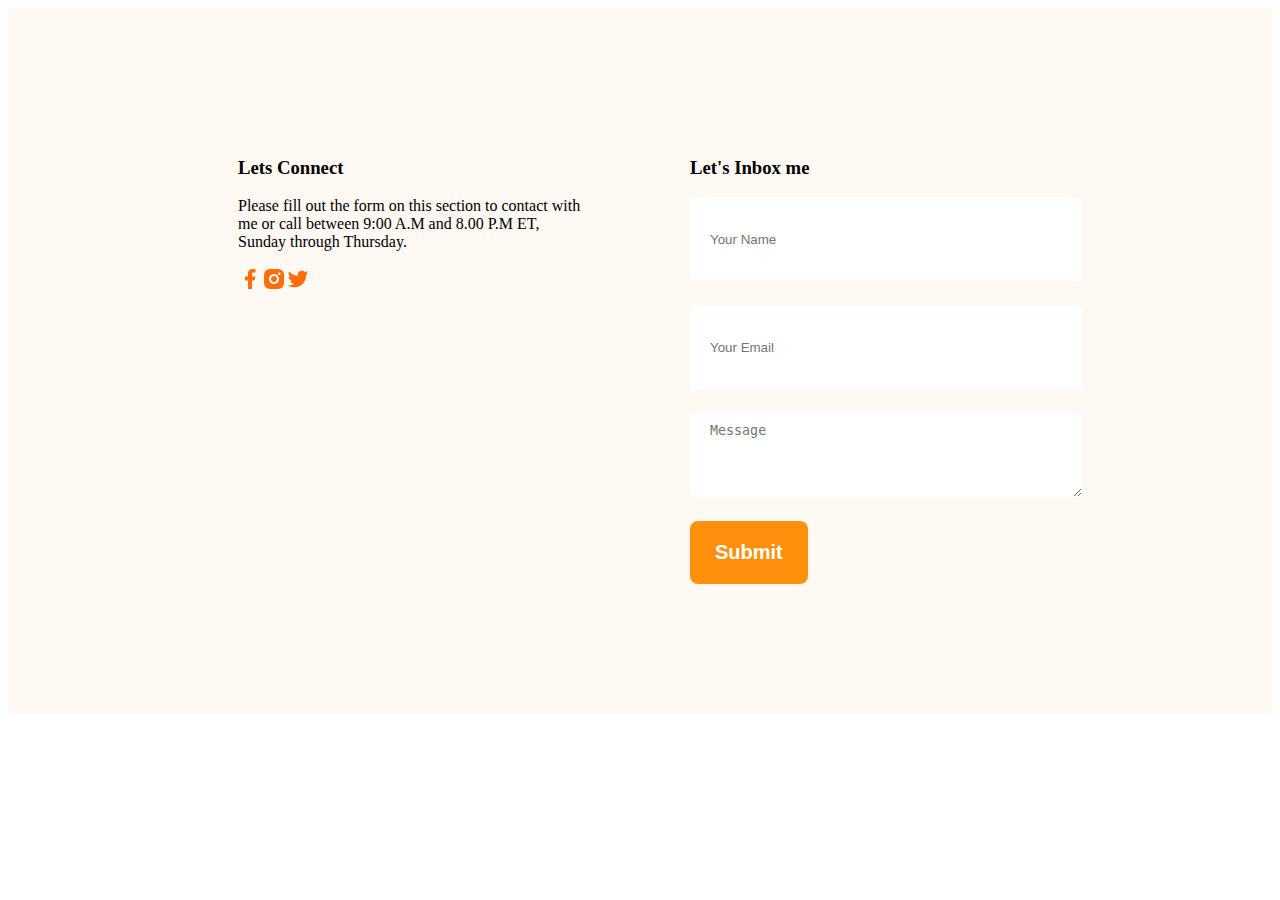
<file: 10_Footer/index.html>
<!DOCTYPE html>
<html lang="en">
<head>
    <meta charset="UTF-8">
    <meta name="viewport" content="width=device-width, initial-scale=1.0">
    <title>Test 240719</title>
    <link rel="stylesheet" href="styles/style.css">
</head>
<body>
    <footer class="secondary-bg">
            <div class="footer-column">
                <h3 class="section-title">Lets Connect</h3>
                <p>Please fill out the form on this section to contact with me or call between 9:00 A.M and 8.00 P.M ET, Sunday through Thursday.</p>
                <div style="display: flex;">
                    <img src="images/icons/facebook.png" alt="">
                    <img src="images/icons/insta.png" alt="">
                    <img src="images/icons/twitter.png" alt="">
                </div>
            </div>
            <div class="footer-column">
                <h3 class="section-title">Let's Inbox me</h3>
                <form action="">
                    <input type="text" name="" id="" placeholder="Your Name">
                    <input type="email" name="" id="" placeholder="Your Email">
                    <textarea name="" id="" cols="30" rows="20" placeholder="Message"></textarea>
                    <input class="btn-primary" type="submit" value="Submit">
                </form>
            </div>
    </footer>
</body>
</html>
</file>
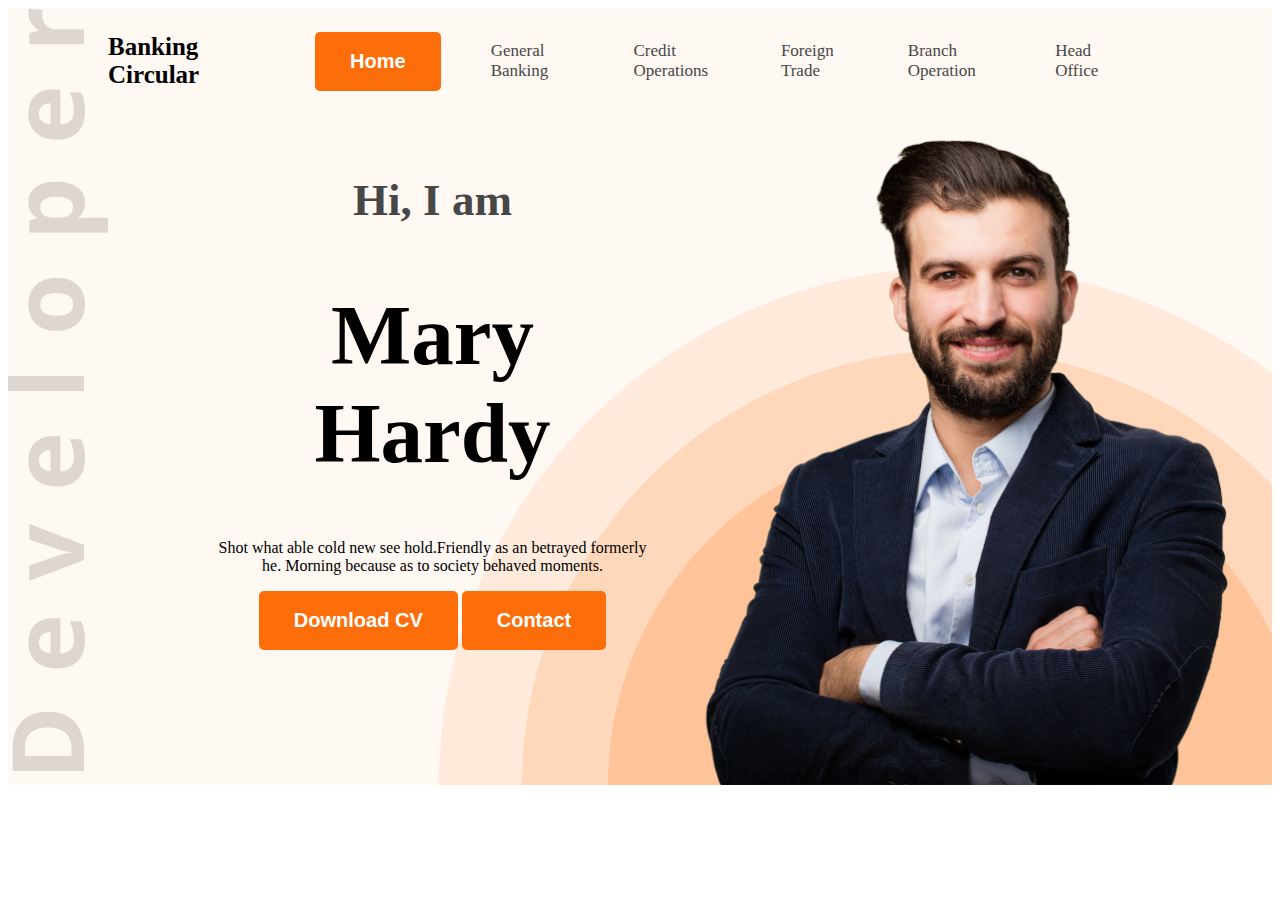
<file: 2_Header/index.html>
<!DOCTYPE html>
<html lang="en">
<head>
    <meta charset="UTF-8">
    <meta name="viewport" content="width=device-width, initial-scale=1.0">
    <title>Test 240719</title>
    <link rel="stylesheet" href="styles/style.css">
</head>
<body>
    <header class="header secondary-bg">
        <nav>
            <h3 class="nav-title">Banking Circular</h3>
            <ul>
                <li><a href=""><button class="btn-primary">Home</button></a></li>
                <li><a class="dark-2" href="">General Banking</a></li>
                <li><a class="dark-2" href="">Credit Operations</a></li>
                <li><a class="dark-2" href="">Foreign Trade</a></li>
                <li><a class="dark-2" href="">Branch Operation</a></li>
                <li><a class="dark-2" href="">Head Office</a></li>
            </ul>
        </nav>
        <div class="banner">
            <div class="banner-content">
                <h4 class="banner-greetings dark-2">Hi, I am</h4>
                <h1 class="banner-title">Mary Hardy</h1>
                <p class="banner-description">
                    Shot what able cold new see hold.Friendly as an betrayed formerly he. Morning because as to society
                    behaved moments.
                </p>
                <button class="btn-primary"><i class="fa-solid fa-download"></i> Download CV</button>
                <button class="btn-primary"><i class="fa-solid fa-phone"></i> Contact</button>
            </div>
            <img class="banner-profile-pic" src="images/hardy.png" alt="">
        </div>
    </header>
</body>
</html>
</file>
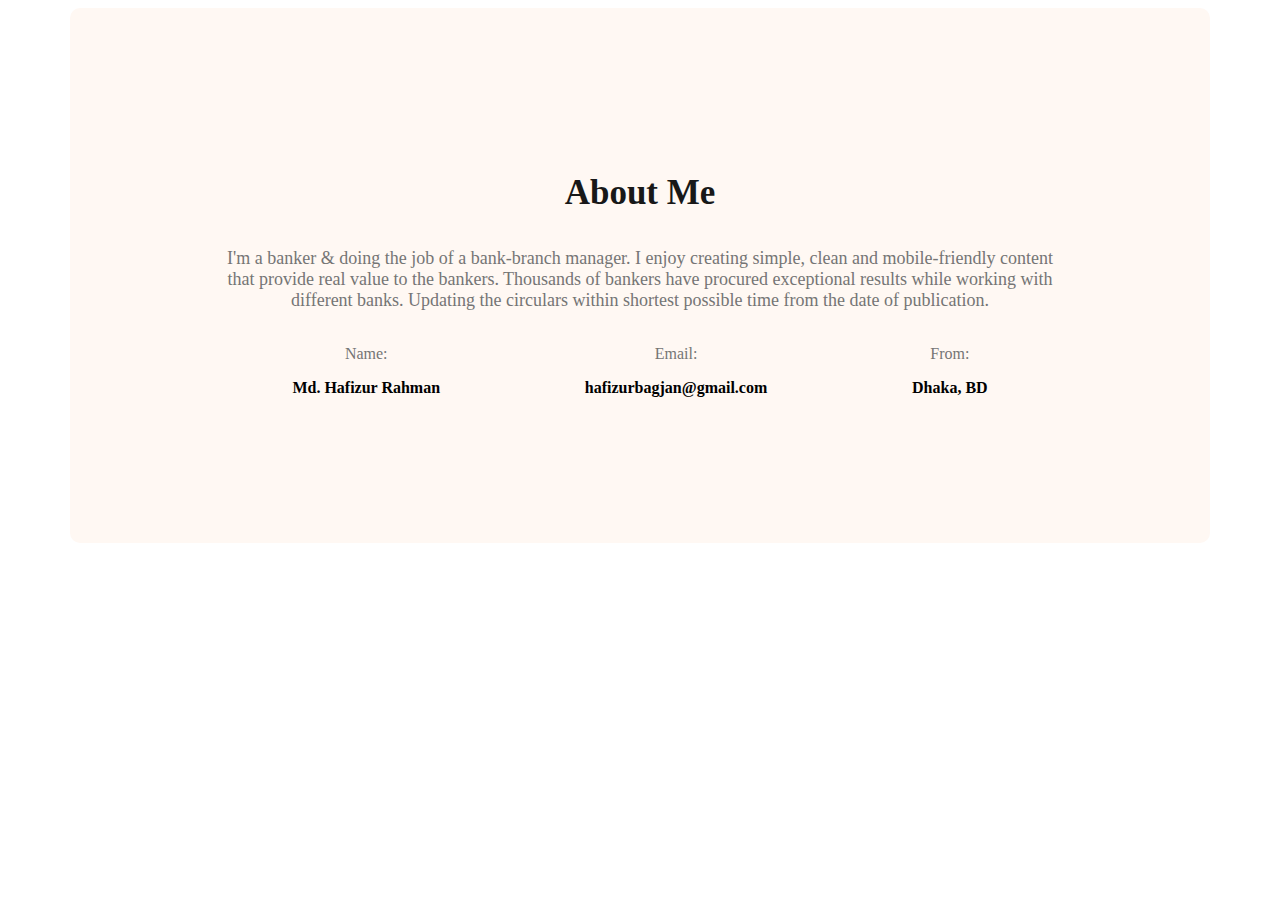
<file: 3_About Me/index.html>
<!DOCTYPE html>
<html lang="en">
<head>
    <meta charset="UTF-8">
    <meta name="viewport" content="width=device-width, initial-scale=1.0">
    <title>About</title>
    <link rel="stylesheet" href="styles/style.css">
</head>
<body>
    <main>
        <section class="about secondary-bg">
            <h3 class="section-title">About Me</h3>
            <p class="section-description">
                I'm a banker & doing the job of a bank-branch manager. I enjoy creating simple, clean and mobile-friendly content that provide real value to the bankers. Thousands of bankers have procured exceptional results while working with different banks. Updating the circulars within shortest possible time from the date of publication.
            </p>
            <div class="about-items">
                <!-- .about-item*4>p.item-title+p.item-description -->
                <div class="about-item">
                    <p class="item-title">Name:</p>
                    <p class="item-description">Md. Hafizur Rahman</p>
                </div>
                <div class="about-item">
                    <p class="item-title">Email:</p>
                    <p class="item-description">hafizurbagjan@gmail.com</p>
                </div>
                <div class="about-item">
                    <p class="item-title">From:</p>
                    <p class="item-description">Dhaka, BD</p>
                </div>
            </div>
        </section>
    </main>
    

</body>
</html>
</file>
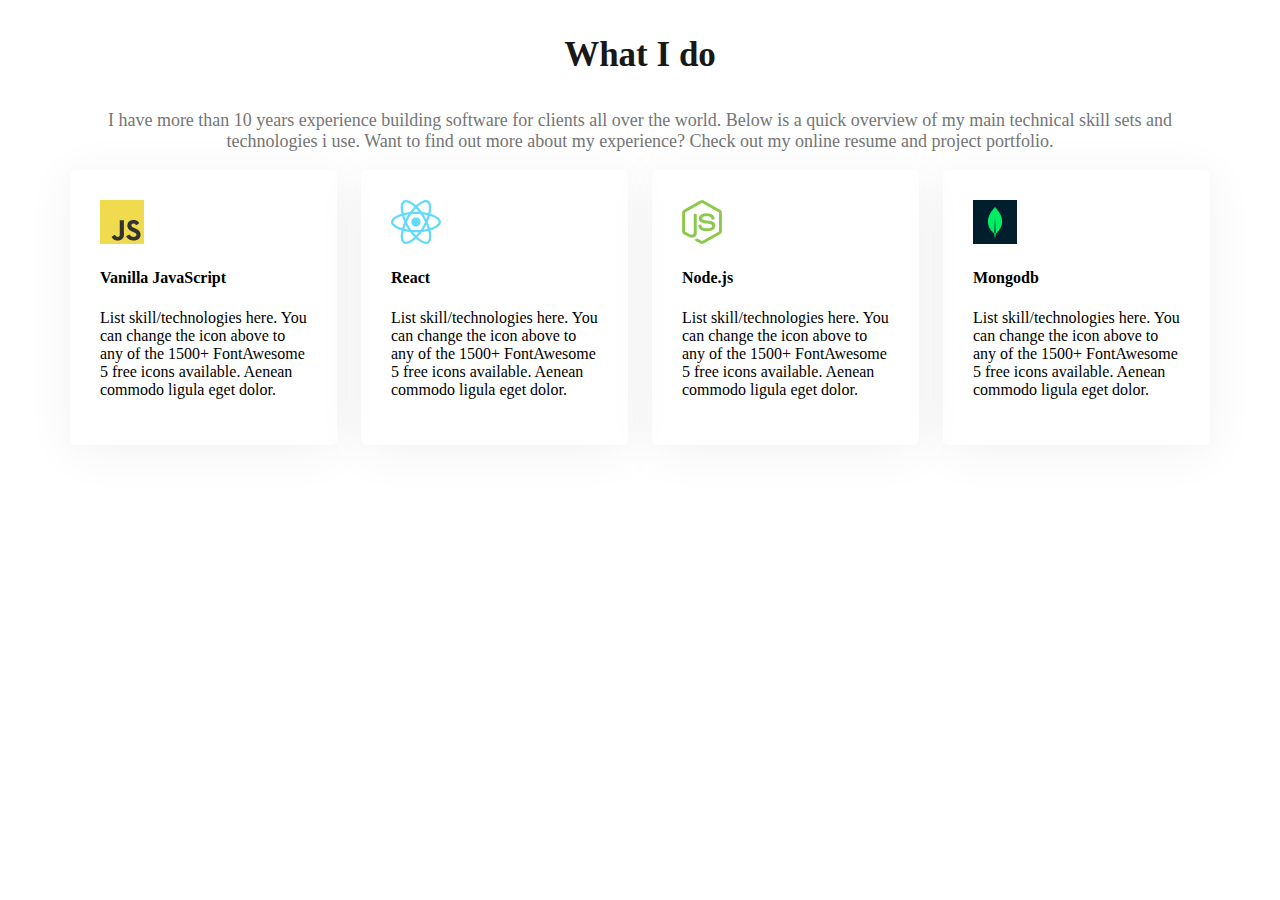
<file: 4_What I Do/index.html>
<!DOCTYPE html>
<html lang="en">
<head>
    <meta charset="UTF-8">
    <meta name="viewport" content="width=device-width, initial-scale=1.0">
    <title>What I Do</title>
    <link rel="stylesheet" href="styles/style.css"
</head>
<body>
    <main>
        <section class="skills">
            <h3 class="section-title text-center">What I do</h3>
            <p class="section-description text-center">I have more than 10 years experience building software for clients all over
                the world. Below is a quick overview of my main technical skill sets and technologies i use. Want to
                find out more about my experience? Check out my online resume and project portfolio.</p>
            
            <div class="skills-container">
                <!-- .skill*4>img+h4.skill-title+p.skill-description -->
                <div class="skill">
                    <img src="images/icons/js.png" alt="">
                    <h4 class="skill-title">Vanilla JavaScript</h4>
                    <p class="skill-description">List skill/technologies here. You can change the icon above to any of the 1500+ FontAwesome 5 free icons available. Aenean commodo ligula eget dolor.</p>
                </div>
                <div class="skill">
                    <img src="images/icons/react.png" alt="">
                    <h4 class="skill-title">React</h4>
                    <p class="skill-description">List skill/technologies here. You can change the icon above to any of the 1500+ FontAwesome 5 free icons available. Aenean commodo ligula eget dolor.</p>
                </div>
                <div class="skill">
                    <img src="images/icons/nodejs.png" alt="">
                    <h4 class="skill-title">Node.js</h4>
                    <p class="skill-description">List skill/technologies here. You can change the icon above to any of the 1500+ FontAwesome 5 free icons available. Aenean commodo ligula eget dolor.</p>
                </div>
                <div class="skill">
                    <img src="images/icons/mongo.png" alt="">
                    <h4 class="skill-title">Mongodb</h4>
                    <p class="skill-description">List skill/technologies here. You can change the icon above to any of the 1500+ FontAwesome 5 free icons available. Aenean commodo ligula eget dolor.</p>
                </div>
            </div>
        </section>
    </main>
</body>
</html>
</file>
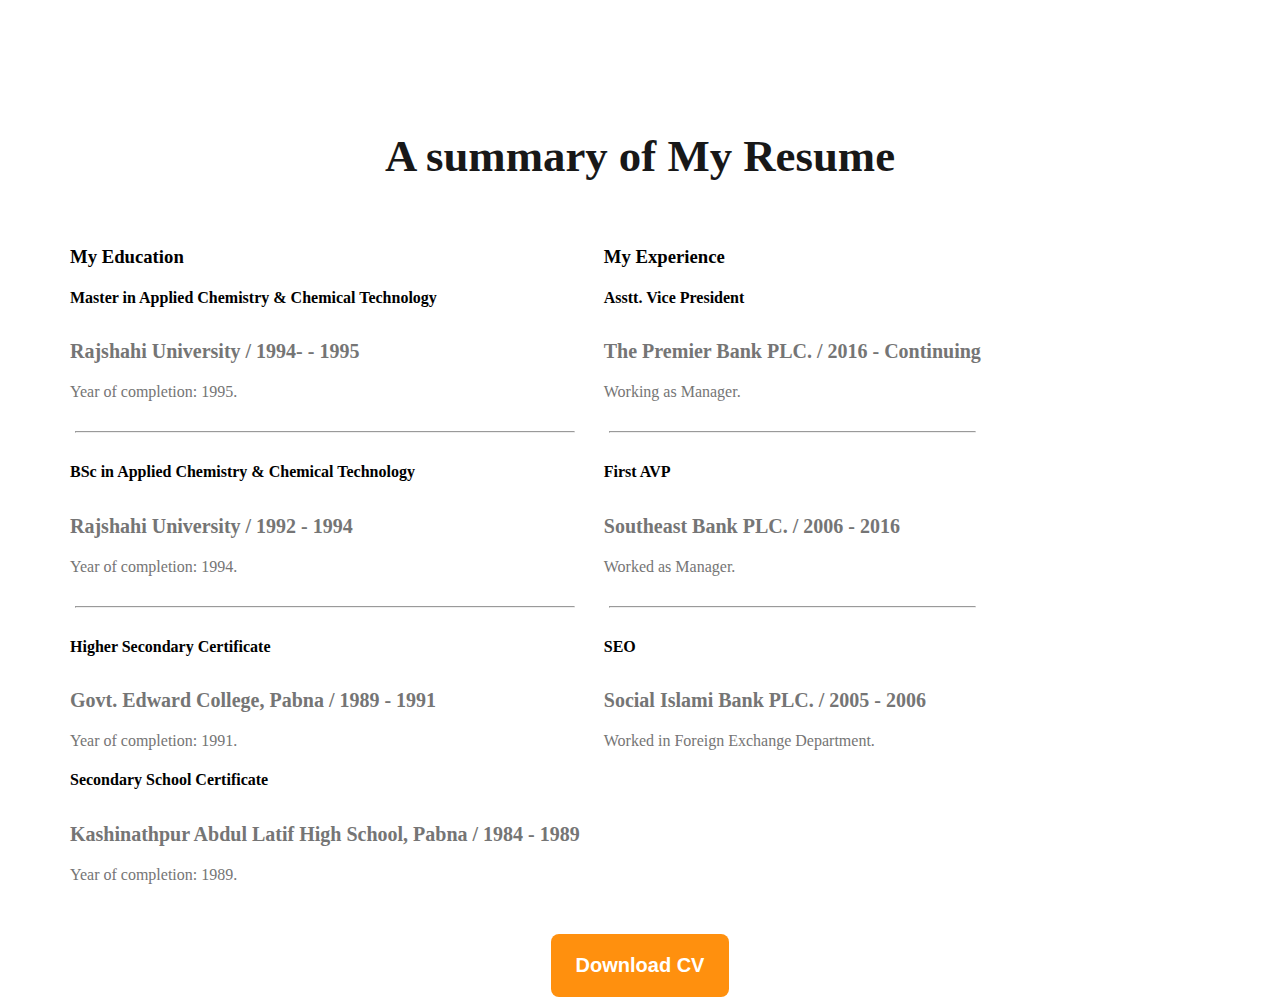
<file: 5_Resume/index.html>
<!DOCTYPE html>
<html lang="en">
<head>
    <meta charset="UTF-8">
    <meta name="viewport" content="width=device-width, initial-scale=1.0">
    <title>Test 240719</title>
    <link rel="stylesheet" href="styles/style.css">
</head>
<body>
    <main>
        <section class="resume">
            <h3 class="section-title text-center">A summary of My Resume</h3>
            <div class="resume-container">
                <!-- .resume-column*2>h3.resume-column-title+.experience*3>h4.experience-title+h5.experience-sub-title+.experience-description -->
                <div class="resume-column">
                    <h3 class="resume-column-title">My Education</h3>
                    <div class="experience">
                        <h4 class="experience-title">Master in Applied Chemistry & Chemical Technology</h4>
                        <h5 class="experience-sub-title">Rajshahi University / 1994- - 1995</h5>
                        <div class="experience-description">Year of completion: 1995.</div>
                    </div>
                    <hr>
                    <div class="experience">
                        <h4 class="experience-title">BSc in Applied Chemistry & Chemical Technology</h4>
                        <h5 class="experience-sub-title">Rajshahi University / 1992 - 1994</h5>
                        <div class="experience-description">Year of completion: 1994.</div>
                    </div>
                    <hr>
                    <div class="experience">
                        <h4 class="experience-title">Higher Secondary Certificate </h4>
                        <h5 class="experience-sub-title">Govt. Edward College, Pabna / 1989 - 1991</h5>
                        <div class="experience-description">Year of completion: 1991.</div>
                    </div>
                    <div class="experience">
                        <h4 class="experience-title">Secondary School Certificate </h4>
                        <h5 class="experience-sub-title">Kashinathpur Abdul Latif High School, Pabna / 1984 - 1989</h5>
                        <div class="experience-description">Year of completion: 1989.</div>
                    </div>
                </div>
                <div class="resume-column">
                    <h3 class="resume-column-title">My Experience</h3>
                    <div class="experience">
                        <h4 class="experience-title">Asstt. Vice President</h4>
                        <h5 class="experience-sub-title">The Premier Bank PLC. / 2016 - Continuing</h5>
                        <div class="experience-description">Working as Manager.</div>
                    </div>
                    <hr>
                    <div class="experience">
                        <h4 class="experience-title">First AVP</h4>
                        <h5 class="experience-sub-title">Southeast Bank PLC. / 2006 - 2016</h5>
                        <div class="experience-description">Worked as Manager.</div>
                    </div>
                    <hr>
                    <div class="experience">
                        <h4 class="experience-title">SEO</h4>
                        <h5 class="experience-sub-title">Social Islami Bank PLC. / 2005 - 2006</h5>
                        <div class="experience-description">Worked in Foreign Exchange Department.</div>
                    </div>
                </div>
            </div>
            <div class="text-center resume-download-cv">
                <button class="btn-primary"><i class="fa-solid fa-download"></i> Download CV</button>
            </div>
        </section>
    </main>
</body>
</html>
</file>
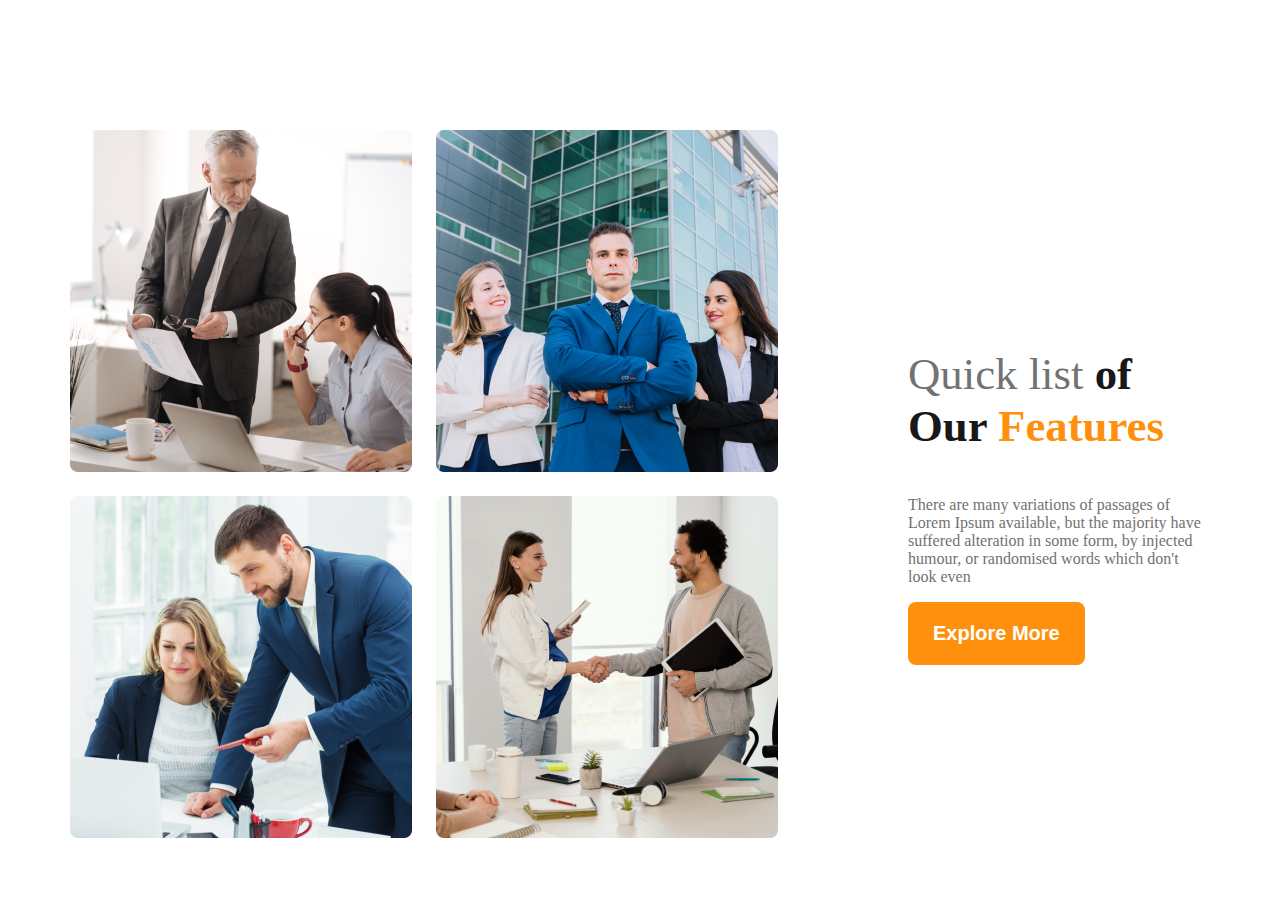
<file: 6_Quick List/index.html>
<!DOCTYPE html>
<html lang="en">
<head>
    <meta charset="UTF-8">
    <meta name="viewport" content="width=device-width, initial-scale=1.0">
    <title>Test 240719</title>
    <link rel="stylesheet" href="styles/style.css">
</head>
<body>
    <main>
        <!-- teams section start -->
        <section class="teams display-flex">
            <div class="team-img-container">
                <img src="images/team1.png" alt="two architect discussing about design">
                <img src="images/team2.png" alt="">
                <img src="images/team3.png" alt="">
                <img src="images/team4.png" alt="">
            </div>
            <div class="our-features">
                <h3 class="section-title"><span id="quick-list" class="text-light-gray">Quick list</span> <span>of Our
                    </span><span class="text-primary">Features</span></h3>
                <p class="feature-description text-light-gray">There are many variations of passages of Lorem Ipsum
                    available, but the majority have suffered alteration in some form, by injected humour, or randomised
                    words which don't look even</p>
                <button class="btn-primary">Explore More</button>
            </div>
        </section>
    </main>
</body>
</html>
</file>
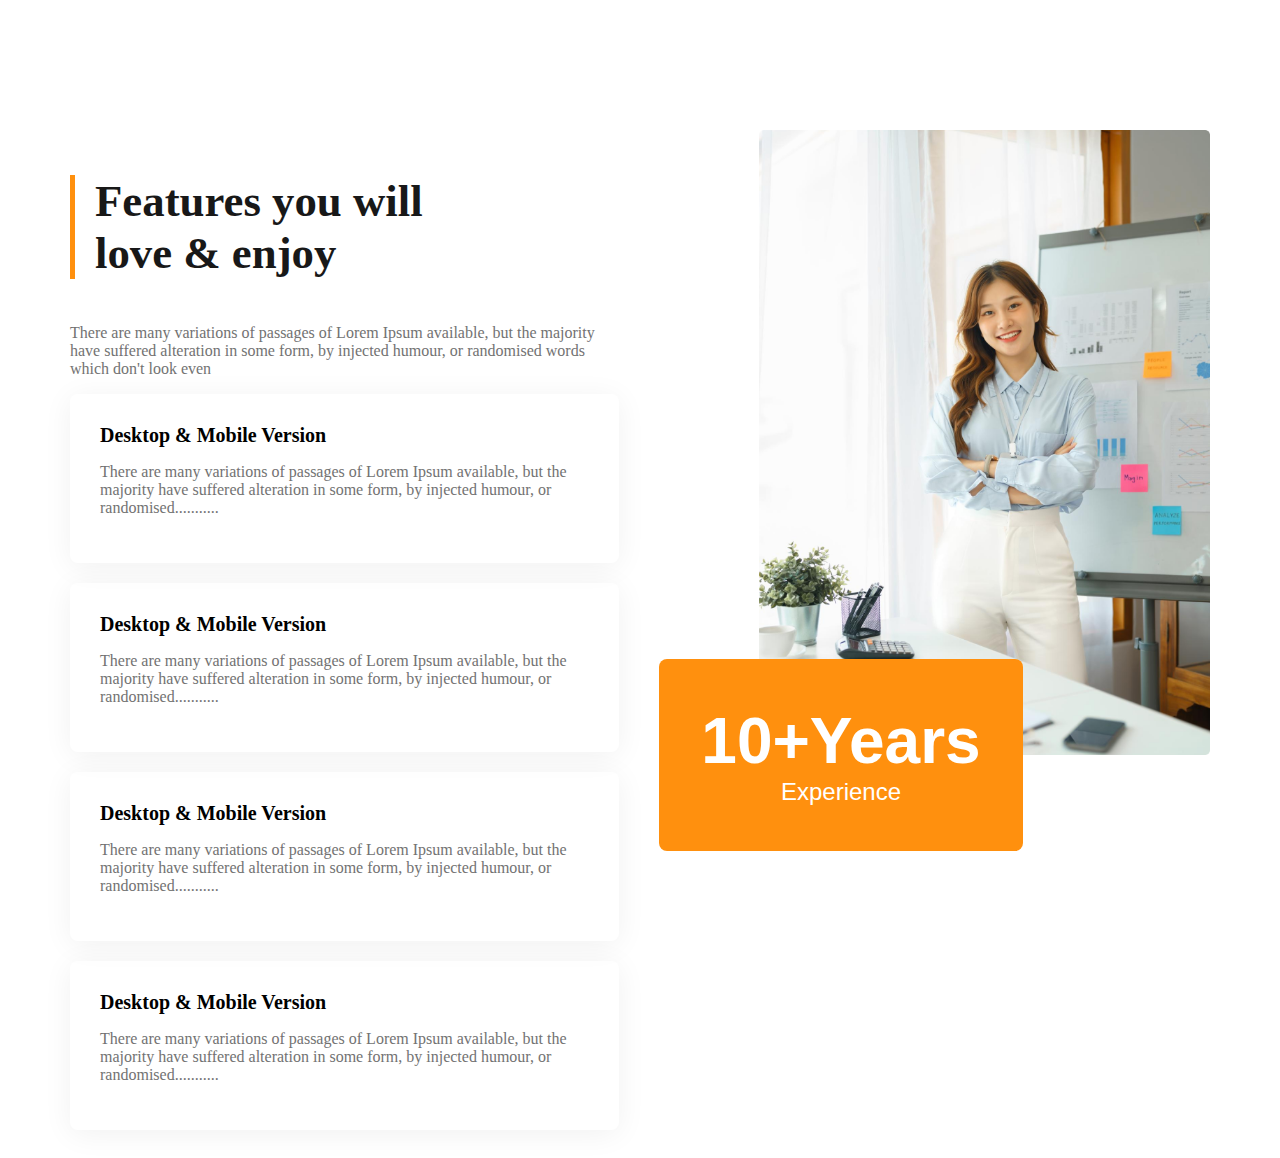
<file: 7_Features/index.html>
<!DOCTYPE html>
<html lang="en">
<head>
    <meta charset="UTF-8">
    <meta name="viewport" content="width=device-width, initial-scale=1.0">
    <title>Test 240719</title>
    <link rel="stylesheet" href="styles/style.css">
</head>
<body>
    <main>
        <section class="features display-flex">
        <div>
            <h3 id="feature-section-title" class="section-title">Features you will <br> love & enjoy</h3>
            <p class="text-light-gray">There are many variations of passages of Lorem Ipsum available, but the majority have suffered alteration in some form, by injected humour, or randomised words which don't look even</p>
                <div class="feature-card">
                <h4 class="feature-title">Desktop & Mobile Version</h4>
                <p class="text-light-gray">There are many variations of passages of Lorem Ipsum available, but the majority have suffered alteration in some form, by injected humour, or randomised...........</p>
                </div>
                <div class="feature-card">
                <h4 class="feature-title">Desktop & Mobile Version</h4>
                <p class="text-light-gray">There are many variations of passages of Lorem Ipsum available, but the majority have suffered alteration in some form, by injected humour, or randomised...........</p>
                </div>
                <div class="feature-card">
                <h4 class="feature-title">Desktop & Mobile Version</h4>
                <p class="text-light-gray">There are many variations of passages of Lorem Ipsum available, but the majority have suffered alteration in some form, by injected humour, or randomised...........</p>
                </div>
                <div class="feature-card">
                <h4 class="feature-title">Desktop & Mobile Version</h4>
                <p class="text-light-gray">There are many variations of passages of Lorem Ipsum available, but the majority have suffered alteration in some form, by injected humour, or randomised...........</p>
                </div>
        </div>
        <div class="featured-architect">
            <img src="images/architect.png" alt="">
            <button id="experience-badge" class="btn-primary">
                <span id="experience-year">10+Years</span>
                <br>
                <span>Experience</span>
            </button>
        </div>
        </section>
    </main>
</body>
</html>
</file>
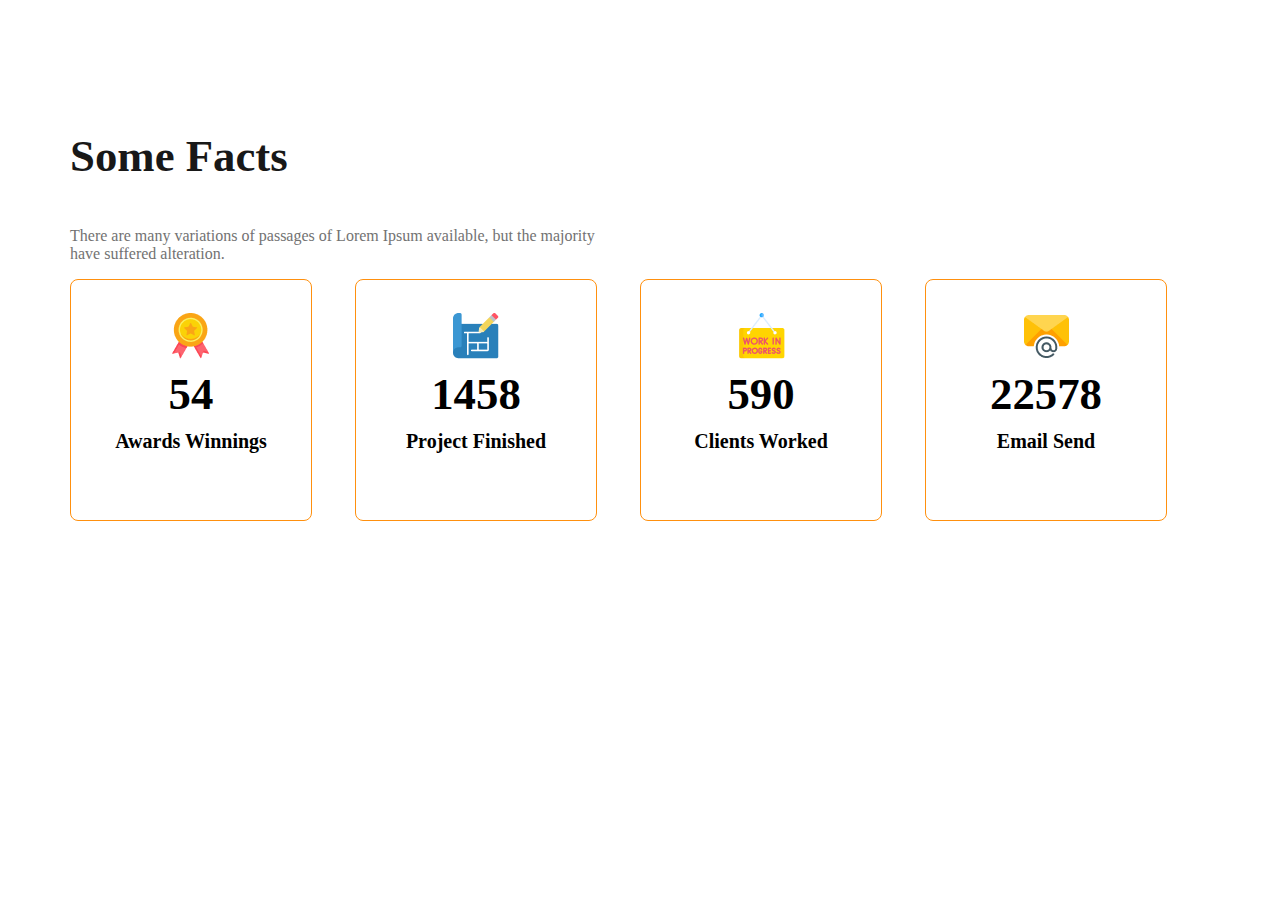
<file: 8_Some Facts/index.html>
<!DOCTYPE html>
<html lang="en">
<head>
    <meta charset="UTF-8">
    <meta name="viewport" content="width=device-width, initial-scale=1.0">
    <title>Test 240719</title>
    <link rel="stylesheet" href="styles/style.css">
</head>
<body>
    <main>
        <!-- some facts -->
        <section>
            <h3 class="section-title">Some Facts</h3>
            <p class="text-light-gray fact-description">There are many variations of passages of Lorem Ipsum available, but the majority
                have suffered alteration.</p>
            <div class="facts-container">
                <!-- .fact-card*4>img.fact-icon+h4.fact-number+h5.fact-name -->
                <div class="fact-card display-flex">
                    <div>
                        <img src="images/icons/ribon.png" alt="" class="fact-icon">
                        <h4 class="fact-number">54</h4>
                        <h5 class="fact-name">Awards Winnings</h5>
                    </div>
                </div>
                <div class="fact-card display-flex">
                    <div>
                        <img src="images/icons/projects.png" alt="" class="fact-icon">
                        <h4 class="fact-number">1458</h4>
                        <h5 class="fact-name">Project Finished</h5>
                    </div>
                </div>
                <div class="fact-card display-flex">
                    <div>
                        <img src="images/icons/customers.png" alt="" class="fact-icon">
                        <h4 class="fact-number">590</h4>
                        <h5 class="fact-name">Clients Worked</h5>
                    </div>
                </div>
                <div class="fact-card display-flex">
                    <div>
                        <img src="images/icons/email.png" alt="" class="fact-icon">
                        <h4 class="fact-number">22578</h4>
                        <h5 class="fact-name">Email Send</h5>
                    </div>
                </div>

            </div>
        </section>
</body>
</html>
</file>
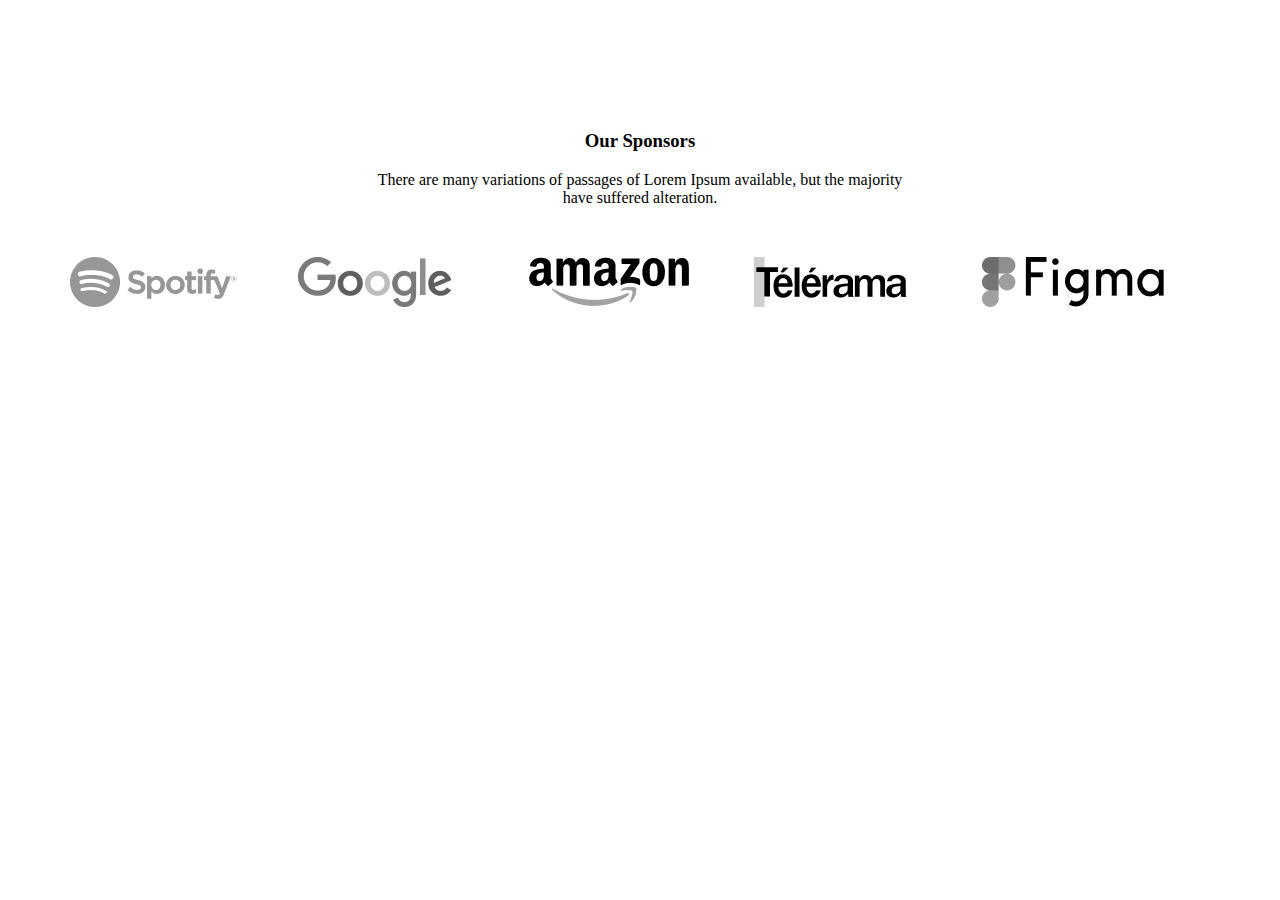
<file: 9_Sponsors/index.html>
<!DOCTYPE html>
<html lang="en">
<head>
    <meta charset="UTF-8">
    <meta name="viewport" content="width=device-width, initial-scale=1.0">
    <title>Test 240719</title>
    <link rel="stylesheet" href="styles/style.css">
</head>
<body>
    <main>
        <section class="our-sponsors">
            <div class="sponsor-info">
                <h3 class="section-title">Our Sponsors</h3>
                <p class="text-light-gray">There are many variations of passages of Lorem Ipsum available, but the majority have suffered alteration.</p>
            </div>
            <div class="sponsor-companies">
                <img src="images/sponsors/spotify.png" alt="">
                <img src="images/sponsors/google.png" alt="">
                <img src="images/sponsors/amazon.png" alt="">
                <img src="images/sponsors/telerama.png" alt="">
                <img src="images/sponsors/figma.png" alt="">
            </div>
        </section>
    </main>
</body>
</html>
</file>
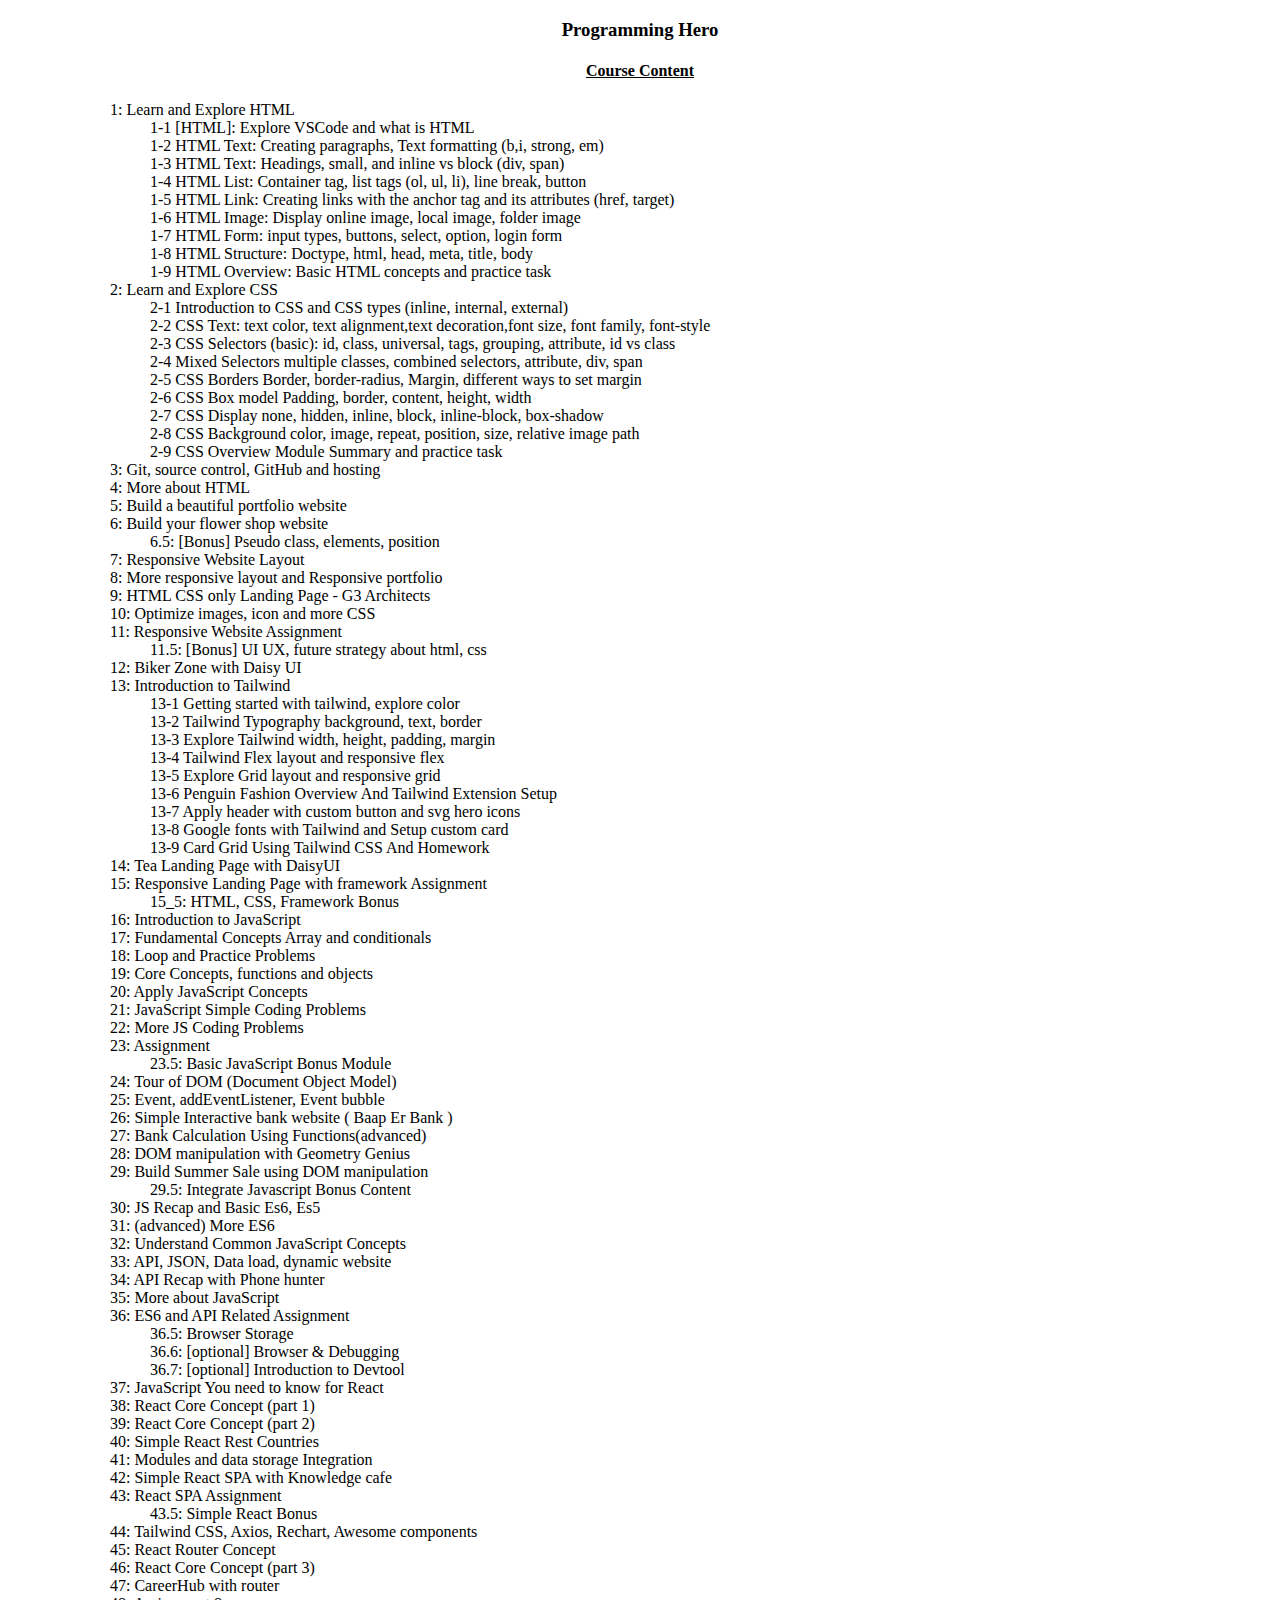
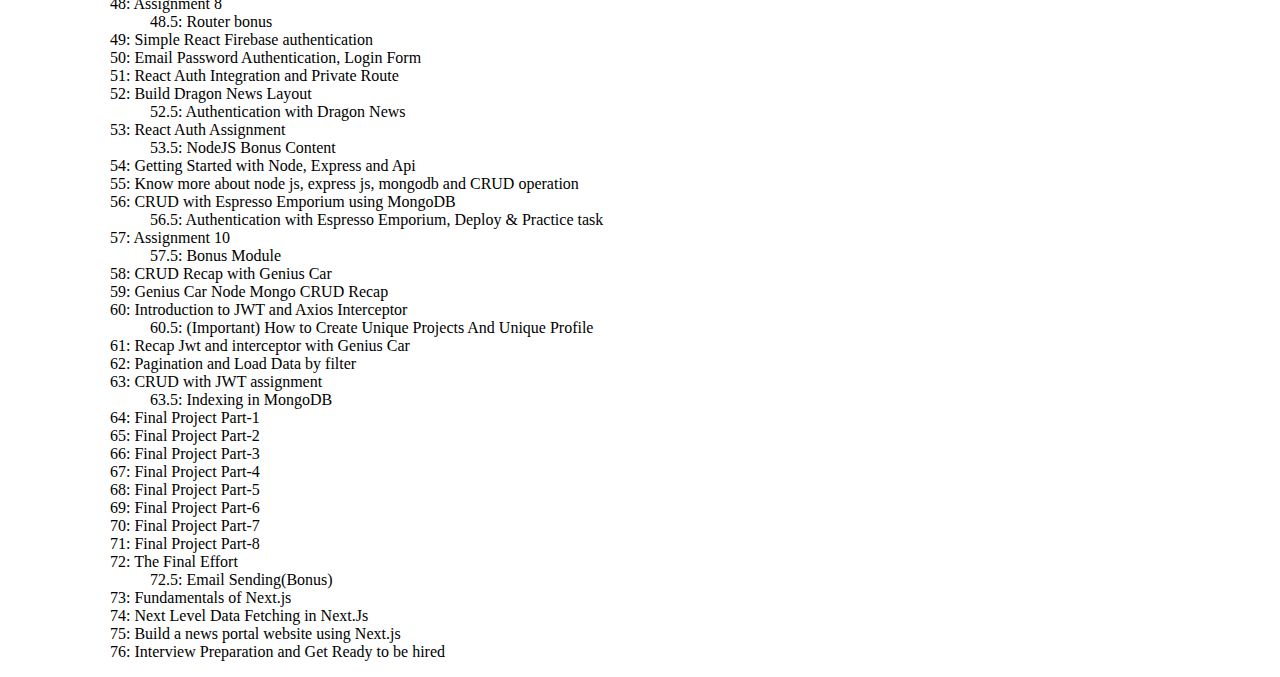
<file: Master/coursecontent.html>
<!DOCTYPE html>
<html lang="en">
<head>
    <meta charset="UTF-8">
    <meta name="viewport" content="width=device-width, initial-scale=1.0">
    <title>Repository</title>
    <style>
        main{
    max-width: 1140px;
    margin: 0 auto;
}
ul {
  list-style-type: none;
}
    </style>
</head>
<body>
<header>
    <h3 style="text-align: center;">Programming Hero</h3>
</header>
<main>
    <h4 style="text-align: center;"><u><b>Course Content</u></b></h4>
    <ul>
        <li>1: Learn and Explore HTML
        <ul>1-1 [HTML]: Explore VSCode and what is HTML</ul>
        <ul>1-2 HTML Text: Creating paragraphs, Text formatting (b,i, strong, em)</ul>
        <ul>1-3 HTML Text: Headings, small, and inline vs block (div, span)</ul>
        <ul>1-4 HTML List: Container tag, list tags (ol, ul, li), line break, button</ul>
        <ul>1-5 HTML Link: Creating links with the anchor tag and its attributes (href, target)</ul>
        <ul>1-6 HTML Image: Display online image, local image, folder image</ul>
        <ul>1-7 HTML Form: input types, buttons, select, option, login form</ul>
        <ul>1-8 HTML Structure: Doctype, html, head, meta, title, body</ul>
        <ul>1-9 HTML Overview: Basic HTML concepts and practice task</ul>
        <li>2: Learn and Explore CSS
        <ul>2-1 Introduction to CSS and CSS types (inline, internal, external)</ul>
        <ul>2-2 CSS Text: text color, text alignment,text decoration,font size, font family, font-style</ul>
        <ul>2-3 CSS Selectors (basic): id, class, universal, tags, grouping, attribute, id vs class</ul>
        <ul>2-4 Mixed Selectors multiple classes, combined selectors, attribute, div, span</ul>
        <ul>2-5 CSS Borders Border, border-radius, Margin, different ways to set margin</ul>
        <ul>2-6 CSS Box model Padding, border, content, height, width</ul>
        <ul>2-7 CSS Display none, hidden, inline, block, inline-block, box-shadow</ul>
        <ul>2-8 CSS Background color, image, repeat, position, size, relative image path</ul>
        <ul>2-9 CSS Overview Module Summary and practice task</ul>
        <li>3: Git, source control, GitHub and hosting
        <li>4: More about HTML
        <li>5: Build a beautiful portfolio website
        <li>6: Build your flower shop website
            <ul>6.5: [Bonus] Pseudo class, elements, position</ul>
        <li>7: Responsive Website Layout
        <li>8: More responsive layout and Responsive portfolio
        <li>9: HTML CSS only Landing Page - G3 Architects
        <li>10: Optimize images, icon and more CSS
        <li>11: Responsive Website Assignment
        <ul>11.5: [Bonus] UI UX, future strategy about html, css</ul>
        <li>12: Biker Zone with Daisy UI
        <li>13: Introduction to Tailwind
            <ul>13-1 Getting started with tailwind, explore color</ul>
            <ul>13-2 Tailwind Typography background, text, border</ul>
            <ul>13-3 Explore Tailwind width, height, padding, margin</ul>
            <ul>13-4 Tailwind Flex layout and responsive flex</ul>
            <ul>13-5 Explore Grid layout and responsive grid</ul>
            <ul>13-6 Penguin Fashion Overview And Tailwind Extension Setup</ul>
            <ul>13-7 Apply header with custom button and svg hero icons</ul>
            <ul>13-8 Google fonts with Tailwind and Setup custom card</ul>
            <ul>13-9 Card Grid Using Tailwind CSS And Homework</ul>          
        <li>14: Tea Landing Page with DaisyUI
        <li>15: Responsive Landing Page with framework Assignment
            <ul>15_5: HTML, CSS, Framework Bonus</ul>
        <li>16: Introduction to JavaScript
        <li>17: Fundamental Concepts Array and conditionals
        <li>18: Loop and Practice Problems
        <li>19: Core Concepts, functions and objects
        <li>20: Apply JavaScript Concepts
        <li>21: JavaScript Simple Coding Problems
        <li>22: More JS Coding Problems
        <li>23: Assignment
            <ul>23.5: Basic JavaScript Bonus Module</ul>
        <li>24: Tour of DOM (Document Object Model)
        <li>25: Event, addEventListener, Event bubble
        <li>26: Simple Interactive bank website ( Baap Er Bank )
        <li>27: Bank Calculation Using Functions(advanced)
        <li>28: DOM manipulation with Geometry Genius
        <li>29: Build Summer Sale using DOM manipulation
            <ul>29.5: Integrate Javascript Bonus Content</ul>
        <li>30: JS Recap and Basic Es6, Es5
        <li>31: (advanced) More ES6
        <li>32: Understand Common JavaScript Concepts
        <li>33: API, JSON, Data load, dynamic website
        <li>34: API Recap with Phone hunter
        <li>35: More about JavaScript
        <li>36: ES6 and API Related Assignment
            <ul>36.5: Browser Storage</ul>
                <ul>36.6: [optional] Browser & Debugging</ul>
                    <ul>36.7: [optional] Introduction to Devtool</ul>
        <li>37: JavaScript You need to know for React
        <li>38: React Core Concept (part 1)
        <li>39: React Core Concept (part 2)
        <li>40: Simple React Rest Countries
        <li>41: Modules and data storage Integration
        <li>42: Simple React SPA with Knowledge cafe
        <li>43: React SPA Assignment
            <ul>43.5: Simple React Bonus</ul>
        <li>44: Tailwind CSS, Axios, Rechart, Awesome components
        <li>45: React Router Concept
        <li>46: React Core Concept (part 3)
        <li>47: CareerHub with router
        <li>48: Assignment 8
            <ul>48.5: Router bonus</ul>
        <li>49: Simple React Firebase authentication
        <li>50: Email Password Authentication, Login Form
        <li>51: React Auth Integration and Private Route
        <li>52: Build Dragon News Layout
            <ul>52.5: Authentication with Dragon News</ul>
        <li>53: React Auth Assignment
            <ul>53.5: NodeJS Bonus Content</ul>
        <li>54: Getting Started with Node, Express and Api
        <li>55: Know more about node js, express js, mongodb and CRUD operation
        <li>56: CRUD with Espresso Emporium using MongoDB
            <ul>56.5: Authentication with Espresso Emporium, Deploy & Practice task</ul>
        <li>57: Assignment 10
            <ul>57.5: Bonus Module</ul>
        <li>58: CRUD Recap with Genius Car
        <li>59: Genius Car Node Mongo CRUD Recap
        <li>60: Introduction to JWT and Axios Interceptor
            <ul>60.5: (Important) How to Create Unique Projects And Unique Profile</ul>
        <li>61: Recap Jwt and interceptor with Genius Car
        <li>62: Pagination and Load Data by filter
        <li>63: CRUD with JWT assignment
            <ul>63.5: Indexing in MongoDB</ul>
        <li>64: Final Project Part-1
        <li>65: Final Project Part-2
        <li>66: Final Project Part-3
        <li>67: Final Project Part-4
        <li>68: Final Project Part-5
        <li>69: Final Project Part-6
        <li>70: Final Project Part-7
        <li>71: Final Project Part-8
        <li>72: The Final Effort
            <ul>72.5: Email Sending(Bonus)</ul>
        <li>73: Fundamentals of Next.js
        <li>74: Next Level Data Fetching in Next.Js
        <li>75: Build a news portal website using Next.js
        <li>76: Interview Preparation and Get Ready to be hired
    </ul>
</main>
</body>
</html>
</file>
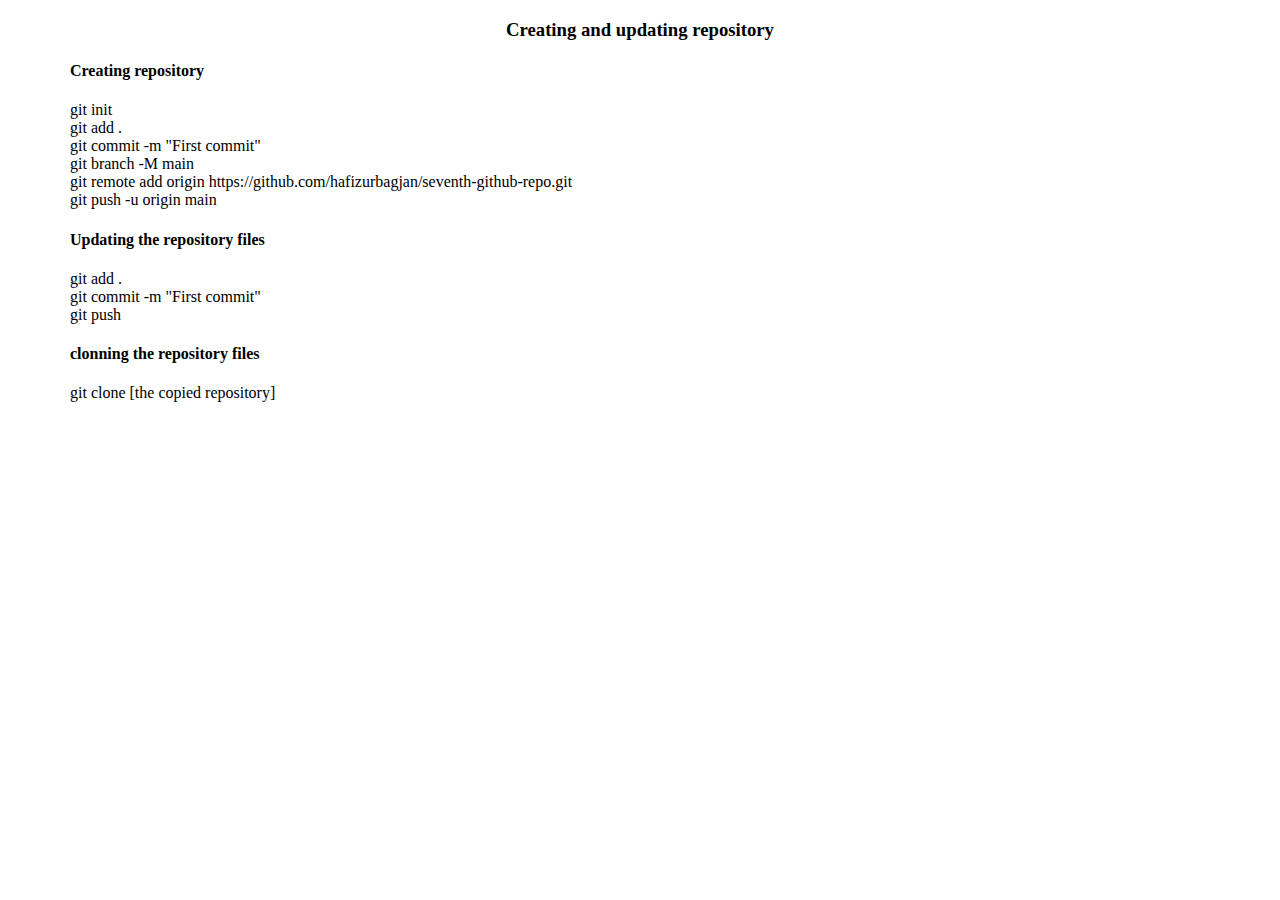
<file: Master/repository.html>
<!DOCTYPE html>
<html lang="en">
<head>
    <meta charset="UTF-8">
    <meta name="viewport" content="width=device-width, initial-scale=1.0">
    <title>Repository</title>
    <style>
        main{
    max-width: 1140px;
    margin: 0 auto;
}
    </style>
</head>
<body>
<header>
    <h3 style="text-align: center;">Creating and updating repository</h3>
</header>
<main>
    <h4>Creating repository</h4>
    <p>git init<br>
    git add .<br>
    git commit -m "First commit"<br>
    git branch -M main<br>
    git remote add origin https://github.com/hafizurbagjan/seventh-github-repo.git<br>
    git push -u origin main<br>
    <h4>Updating the repository files</h4>
    git add .<br>
    git commit -m "First commit"<br>
    git push<br>
    <h4>clonning the repository files</h4>
    git clone [the copied repository]<br>
</main>
</body>
</html>
</file>
<file: 10_Footer/styles/style.css>
@import url('https://fonts.googleapis.com/css2?family=Work+Sans:ital,wght@0,100..900;1,100..900&display=swap');


.work-sans-font {
  font-family: "Work Sans", sans-serif;
  font-optical-sizing: auto;
  font-weight: 400;
  font-style: normal;
}
.secondary-bg{
    background-color: #FFF8F3;
}
footer{
    padding: 130px 230px;
    display: flex;
    gap: 100px;
}

.footer-column{
    width: 50%;
}
footer input[type="text"],  footer input[type="email"], footer textarea{
    height: 64px;
    border-radius: 5px;
    background-color: white;
    display: block;
    width: 100%;
    padding: 10px 20px;
    margin-bottom: 24px;
    border: none;
}
.btn-primary{
    background-color: #FD6E0A;
    background-color: #FF900E;
    font-weight: bold;
    font-weight: 600;
    font-size: 20px;
    font-size: 1.25rem;
    color: white;
    border: none;
    padding: 18px 35px;
    padding: 20px 25px;
    border-radius: 5px;
    border-radius: 8px;
}
</file>
<file: 2_Header/styles/style.css>
@import url('https://fonts.googleapis.com/css2?family=Work+Sans:ital,wght@0,100..900;1,100..900&display=swap');
.work-sans-font {
  font-family: "Work Sans", sans-serif;
  font-optical-sizing: auto;
  font-weight: 400;
  font-style: normal;
}
.header{
    background-image: url('../images/developer.png'), url('../images/header_bg.png');
    background-repeat: no-repeat;
    background-position: top left, bottom right;
}
.secondary-bg{
    background-color: #FFF8F3;
}
nav{
    display: flex;
    align-items: center;
    justify-content: space-between;
    list-style: none;
    margin: 0 100px;
    /* margin-right: 30px; */
}
.nav-title{
    font-weight:800;
    font-size: 25px;
}
nav ul{
    display: flex;
    align-items: center;
}

nav ul li {
    list-style: none;
    margin-right: 50px;
}

nav li a {
    text-decoration: none;
    font-size: 17px;
    font-weight: 500;
}

.btn-primary{
    background-color: #FD6E0A;
    font-weight: bold;
    font-size: 20px;
    color: white;
    border: none;
    padding: 18px 35px;
    border-radius: 5px;
}
.dark-2{
    color: #474747;
}

/* banner styles */
.banner{
    display: flex;
    justify-content: space-between;
    margin: 0 35px 0 200px;
}
.banner-content{
    max-width: 850px;
    margin: 0 auto;
    text-align: center;
    margin-bottom: 50px;
}
.banner-greetings{
    font-size: 45px;
    font-weight: 600;
}

.banner-profile-pic{
    width: 580px;
}
.banner-title{
    font-weight: bold;
    /* font-weight: 700; */
    font-size: 85px;
    /* font-size: 4rem; */
}


/* responsive media query */
@media screen and (max-width: 576px) {
    .navbar, 
    .nav-links, 
    .features,
    .teams{
        flex-direction: column;
    }

    .team-img-container, 
    .facts-container, 
    .sponsor-companies
    {
        grid-template-columns: 1fr;
    }

    .facts-container{
        justify-items: center;
        gap: 24px;
    }

    .sponsor-companies{
        justify-items: center;
        gap: 50px;
    }

    .our-features{
        margin-left: 20px;
    }

    #experience-badge{
        margin-top: 20px;
        margin-left: 20px;
    }
}

/* medium size device */
@media screen and (min-width: 576px) and (max-width: 992px) {
    .teams, .features{
        flex-direction: column;
    }
    .our-features{
        margin: 50px auto;
    }

    .sponsor-companies, .facts-container {
        grid-template-columns: repeat(2, 1fr);
        gap: 50px;
        justify-items: center;
    }

    #experience-badge{
        margin-top: 20px;
        margin-left: 20px;
    }
}
</file>
<file: 3_About Me/styles/style.css>
/* main styles */
main{
    max-width: 1140px;
    margin: 0 auto;
}

/* about styles */
.about{
    border-radius: 10px;
    padding: 130px 150px;
    text-align: center;
}
.about-items{
    display: flex;
    justify-content: space-around;
}

.item-title{
    color: #757575;
}
.item-description{
    font-weight: 600;
}

/* shared style */
.secondary-bg{
    background-color: #FFF8F3;
}

.section-title{
    font-size: 35px;
    font-weight: bold;
    color: #181818;
}
.section-description{
    font-size: 18px;
    color: #757575;
}
</file>
<file: 4_What I Do/styles/style.css>
/* main styles */
main{
    max-width: 1140px;
    margin: 0 auto;
}
.section-title{
    font-size: 35px;
    font-weight: bold;
    color: #181818;
}

.section-description{
    font-size: 18px;
    color: #757575;
}

.text-center{
    text-align: center;
}

/* skills section styles */
.skills-container{
    display: flex;
    gap: 24px;
}

.skill{
    padding: 30px;
    border-radius: 5px;
    box-shadow: 0px 6px 50px 0px rgba(0, 0, 0, 0.06);
}
</file>
<file: 5_Resume/styles/style.css>
@import url('https://fonts.googleapis.com/css2?family=Work+Sans:ital,wght@0,100..900;1,100..900&display=swap');
.work-sans-font {
  font-family: "Work Sans", sans-serif;
  font-optical-sizing: auto;
  font-weight: 400;
  font-style: normal;
}
/* main styles */
main{
    max-width: 1140px;
    margin: 0 auto;
}
main > section{
    margin-top: 130px;
}
.section-title{
    font-size: 2.8rem;
    font-weight: 700;
    color: #181818;
}
.text-center{
    text-align: center;
}
.resume-container{
    display: flex;
    gap: 24px;
}
.experience-sub-title{
    font-size: 20px;
    font-weight: 600;
    margin-bottom: 20px;
}
.experience-description, .experience-sub-title{
    color: #757575;
}
.resume hr{
    margin: 30px 5px;
}
.resume-download-cv{
    margin-top: 50px;
}
.btn-primary{
    background-color: #FD6E0A;
    background-color: #FF900E;
    font-weight: bold;
    font-weight: 600;
    font-size: 20px;
    font-size: 1.25rem;
    color: white;
    border: none;
    padding: 18px 35px;
    padding: 20px 25px;
    border-radius: 5px;
    border-radius: 8px;
}
</file>
<file: 6_Quick List/styles/style.css>
@import url('https://fonts.googleapis.com/css2?family=Work+Sans:ital,wght@0,100..900;1,100..900&display=swap');
.work-sans-font {
  font-family: "Work Sans", sans-serif;
  font-optical-sizing: auto;
  font-weight: 400;
  font-style: normal;
}
.teams{
    align-items: center;
}
.display-flex{
    display: flex;
}
.team-img-container{
    display: grid;
    grid-template-columns: repeat(2, 1fr);
    gap: 24px;
}
.our-features{
    margin-left: 130px;
    max-width: 530px;
}
.section-title{
    font-size: 2.8rem;
    font-weight: 700;
    color: #181818;
}
#quick-list{
    font-weight: 500;
}
.text-primary{
    color: #FF900E;
}
.text-light-gray{
    color: #727272;
}
.btn-primary{
    background-color: #FD6E0A;
    background-color: #FF900E;
    font-weight: bold;
    font-weight: 600;
    font-size: 20px;
    font-size: 1.25rem;
    color: white;
    border: none;
    padding: 18px 35px;
    padding: 20px 25px;
    border-radius: 5px;
    border-radius: 8px;
}
/* main styles */
main{
    max-width: 1140px;
    margin: 0 auto;
}
main > section{
    margin-top: 130px;
}
</file>
<file: 7_Features/styles/style.css>
@import url('https://fonts.googleapis.com/css2?family=Work+Sans:ital,wght@0,100..900;1,100..900&display=swap');

.work-sans-font {
  font-family: "Work Sans", sans-serif;
  font-optical-sizing: auto;
  font-weight: 400;
  font-style: normal;
}
main{
    max-width: 1140px;
    margin: 0 auto;
}
main > section{
    margin-top: 130px;
}
/* features section related styles */

.features{
    gap: 140px;
}
.display-flex{
    display: flex;
}
#feature-section-title{
    border-left: 5px solid #FF900E;
    padding-left: 20px;
}
.section-title{
    font-size: 2.8rem;
    font-weight: 700;
    color: #181818;
}
.text-light-gray{
    color: #727272;
}
.feature-card{
    padding: 30px;
    border-radius: 8px;
    box-shadow: 0 4px 30px 0 rgba(0, 0, 0, 0.06);
    margin-bottom: 20px;
}
.feature-card .feature-title{
    font-weight: 600;
    font-size: 1.25rem;
    margin-top: 0px;
    margin-bottom: 0px;
}
.featured-architect img{
    width: 100%;
}
#experience-badge{
    padding: 45px 42px;
    font-size: 1.5rem;
    font-weight: 500;
    margin-left: -100px;
    margin-top: -100px;
}
.btn-primary{
    background-color: #FD6E0A;
    background-color: #FF900E;
    font-weight: bold;
    font-weight: 600;
    font-size: 20px;
    font-size: 1.25rem;
    color: white;
    border: none;
    padding: 18px 35px;
    padding: 20px 25px;
    border-radius: 5px;
    border-radius: 8px;
}
#experience-year{
    font-size: 4rem;
    font-weight: 700;
}
</file>
<file: 8_Some Facts/styles/style.css>
@import url('https://fonts.googleapis.com/css2?family=Work+Sans:ital,wght@0,100..900;1,100..900&display=swap');
.work-sans-font {
  font-family: "Work Sans", sans-serif;
  font-optical-sizing: auto;
  font-weight: 400;
  font-style: normal;
}
/* main styles */
main{
    max-width: 1140px;
    margin: 0 auto;
}
main > section{
    margin-top: 130px;
}
.section-title{
    font-size: 2.8rem;
    font-weight: 700;
    color: #181818;
}
.text-light-gray{
    color: #727272;
}
.fact-description{
    max-width: 540px;
}
.facts-container{
    display: grid;
    grid-template-columns: repeat(4, 1fr);
}
.fact-card{
    border: 1px solid #FF900E;
    width: 240px;
    height: 240px;
    border-radius: 8px;
    text-align: center;
    align-items: center;
    justify-content: center;
}
.display-flex{
    display: flex;
}
.fact-number{
    font-size: 2.8rem;
    font-weight: 600;
    margin-top: 5px;
    margin-bottom: 10px;
}

.fact-name{
    font-size: 1.25rem;
    font-weight: 600;
    margin-top: 10px;
}
</file>
<file: 9_Sponsors/styles/style.css>
@import url('https://fonts.googleapis.com/css2?family=Work+Sans:ital,wght@0,100..900;1,100..900&display=swap');
.work-sans-font {
  font-family: "Work Sans", sans-serif;
  font-optical-sizing: auto;
  font-weight: 400;
  font-style: normal;
}
/* main styles */
main{
    max-width: 1140px;
    margin: 0 auto;
}
main > section{
    margin-top: 130px;
}
.sponsor-info{
    max-width: 540px;
    margin: 50px auto;
    text-align: center;
}

.sponsor-companies{
    display: grid;
    grid-template-columns: repeat(5, 1fr);
}

.sponsor-companies img{
    filter: grayscale(100%);
}


/* responsive media query */
@media screen and (max-width: 576px) {
    .sponsor-companies
    {
        grid-template-columns: 1fr;
    }

    .sponsor-companies{
        justify-items: center;
        gap: 50px;
    }
}

/* medium size device */
@media screen and (min-width: 576px) and (max-width: 992px) {
    .sponsor-companies, .facts-container {
        grid-template-columns: repeat(2, 1fr);
        gap: 50px;
        justify-items: center;
    }
}
</file>
